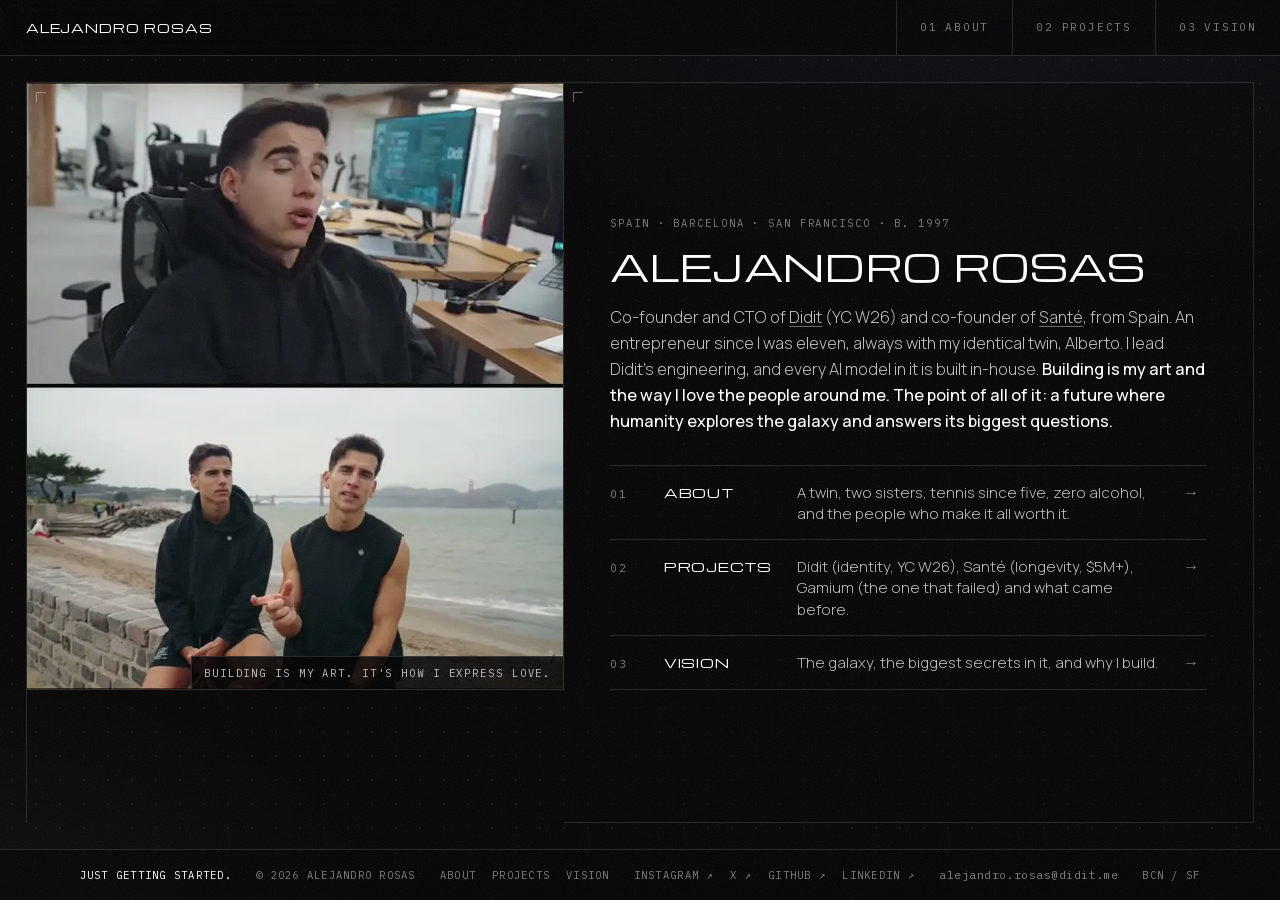
<file: index.html>
<!doctype html>
<html lang="en">
<head>
<meta charset="utf-8">
<meta name="viewport" content="width=device-width, initial-scale=1, viewport-fit=cover">
<title>Alejandro Rosas · Co-founder and CTO of Didit</title>
<meta name="description" content="Alejandro Rosas, co-founder and CTO of Didit (YC W26) and co-founder of Santé. Entrepreneur and identical twin from Barcelona, building toward a future among the stars.">
<link rel="canonical" href="https://alejandrorosas.co/">
<link rel="icon" href="/favicon.ico" sizes="48x48">
<link rel="icon" href="/icon-32.png" type="image/png" sizes="32x32">
<link rel="apple-touch-icon" href="/apple-touch-icon.png">
<meta name="theme-color" content="#050505">
<meta property="og:type" content="website">
<meta property="og:site_name" content="Alejandro Rosas">
<meta property="og:title" content="Alejandro Rosas · Co-founder and CTO of Didit">
<meta property="og:description" content="Alejandro Rosas, co-founder and CTO of Didit (YC W26) and co-founder of Santé. Entrepreneur and identical twin from Barcelona, building toward a future among the stars.">
<meta property="og:url" content="https://alejandrorosas.co/">
<meta property="og:image" content="https://alejandrorosas.co/m/og.jpg">
<meta property="og:image:width" content="1200">
<meta property="og:image:height" content="630">
<meta name="twitter:card" content="summary_large_image">
<meta name="twitter:title" content="Alejandro Rosas · Co-founder and CTO of Didit">
<meta name="twitter:description" content="Alejandro Rosas, co-founder and CTO of Didit (YC W26) and co-founder of Santé. Entrepreneur and identical twin from Barcelona, building toward a future among the stars.">
<meta name="twitter:image" content="https://alejandrorosas.co/m/og.jpg">
<link rel="preload" href="/fonts/manrope-latin.woff2" as="font" type="font/woff2" crossorigin>
<link rel="preload" href="/fonts/michroma-400-latin.woff2" as="font" type="font/woff2" crossorigin>
<link rel="preload" href="/fonts/ibm-plex-mono-400-latin.woff2" as="font" type="font/woff2" crossorigin>
<link rel="preload" as="image" fetchpriority="high" media="(max-width: 860px)" href="/m/fc_index-768.webp">
<link rel="preload" as="image" fetchpriority="high" media="(min-width: 861px)" href="/m/fc_home-720.webp">
<link rel="stylesheet" href="/fonts.css">
<link rel="stylesheet" href="/site.css">
<script>document.documentElement.classList.add('js')</script>
<script type="application/ld+json">{"@context": "https://schema.org", "@type": "Person", "name": "Alejandro Rosas", "url": "https://alejandrorosas.co/", "image": "https://alejandrorosas.co/m/og.jpg", "jobTitle": "Co-founder and CTO", "worksFor": {"@type": "Organization", "name": "Didit", "url": "https://didit.me"}, "birthPlace": "Barcelona, Spain", "sibling": {"@type": "Person", "name": "Alberto Rosas", "url": "https://rosasalberto.com/"}, "sameAs": ["https://www.instagram.com/_alejandrorosas/", "https://x.com/_arosasg", "https://github.com/arosasg", "https://www.linkedin.com/in/alejandrorosasgarcia/"]}</script>
</head>
<body class="home">
<a class="skip" href="#main">Skip to content</a>
<header class="top"><div class="bar"><a class="me" href="/">Alejandro Rosas</a><nav class="tabs" aria-label="Pages"><a href="/about/"><span class="n">01</span>About</a><a href="/projects/"><span class="n">02</span>Projects</a><a href="/vision/"><span class="n">03</span>Vision</a></nav></div></header>
<main id="main" class="frame">
  <section class="g hero">
    <figure class="cell ph hm">
      <video width="720" height="814" autoplay muted loop playsinline preload="metadata" aria-label="Alejandro at the San Francisco office at 12 AM, and with Alberto by the sea with the Golden Gate Bridge behind them"></video>
      <figcaption class="tag">Building is my art. It's how I express love.</figcaption>
    </figure>
    <div class="cell ht"><div>
      <p class="where">Spain · Barcelona · San Francisco · B. 1997</p>
      <h1>Alejandro Rosas</h1>
      <p class="lede">Co-founder and CTO of <a href="https://didit.me" target="_blank" rel="noopener">Didit</a> (YC W26) and co-founder of <a href="https://santeclinics.com" target="_blank" rel="noopener">Santé</a>, from Spain. An entrepreneur since I was eleven, always with my identical twin, Alberto. I lead Didit's engineering, and every AI model in it is built in-house. <b>Building is my art and the way I love the people around me. The point of all of it: a future where humanity explores the galaxy and answers its biggest questions.</b></p>
      <ol class="toc">
        <li><a href="/about/"><span class="n">01</span><span class="t">About</span><span class="d">A twin, two sisters, tennis since five, zero alcohol, and the people who make it all worth it.</span><span class="a">→</span></a></li>
        <li><a href="/projects/"><span class="n">02</span><span class="t">Projects</span><span class="d">Didit (identity, YC W26), Santé (longevity, $5M+), Gamium (the one that failed) and what came before.</span><span class="a">→</span></a></li>
        <li><a href="/vision/"><span class="n">03</span><span class="t">Vision</span><span class="d">The galaxy, the biggest secrets in it, and why I build.</span><span class="a">→</span></a></li>
      </ol>
    </div></div>
  </section>
</main>
<footer class="foot"><div class="fbar">
  <span class="last">Just getting started.</span><span>© 2026 Alejandro Rosas</span>
  <nav aria-label="Pages"><a href="/about/">About</a><a href="/projects/">Projects</a><a href="/vision/">Vision</a></nav><nav aria-label="Elsewhere"><a href="https://www.instagram.com/_alejandrorosas/" target="_blank" rel="noopener">Instagram ↗</a><a href="https://x.com/_arosasg" target="_blank" rel="noopener">X ↗</a><a href="https://github.com/arosasg" target="_blank" rel="noopener">GitHub ↗</a><a href="https://www.linkedin.com/in/alejandrorosasgarcia/" target="_blank" rel="noopener">LinkedIn ↗</a></nav>
  <a href="mailto:alejandro.rosas@didit.me">alejandro.rosas@didit.me</a><span>BCN / SF</span>
</div></footer>
<script>
(() => {
  const els = document.querySelectorAll('.rv');
  if (!('IntersectionObserver' in window)) { els.forEach((e) => e.classList.add('in')); return; }
  const io = new IntersectionObserver((es) => es.forEach((e) => { if (e.isIntersecting) { e.target.classList.add('in'); io.unobserve(e.target); } }), { rootMargin: '0px 0px -4% 0px' });
  els.forEach((e) => {
    const r = e.getBoundingClientRect();
    if (r.top < innerHeight && r.bottom > 0) e.classList.add('in');
    else io.observe(e);
  });
  const av1 = document.createElement('video').canPlayType('video/mp4; codecs="av01.0.05M.08"');
  const vio = new IntersectionObserver((es) => es.forEach((e) => {
    const v = e.target;
    if (e.isIntersecting) { if (!v.src) { if (v.dataset.poster) v.poster = v.dataset.poster; v.src = (av1 && v.dataset.av1) || v.dataset.src; } v.play().catch(() => {}); } else v.pause();
  }), { rootMargin: '120px' });
  document.querySelectorAll('video.lv').forEach((v) => vio.observe(v));
  if (matchMedia('(hover: hover)').matches) addEventListener('pointermove', (ev) => {
    const c = ev.target.closest && ev.target.closest('.cell'); if (!c) return;
    const r = c.getBoundingClientRect(); c.style.setProperty('--mx', `${ev.clientX - r.left}px`); c.style.setProperty('--my', `${ev.clientY - r.top}px`);
  }, { passive: true });
})();
</script>
<script>
(() => {
  const v = document.querySelector('.hm video'), wide = matchMedia('(min-width: 861px)').matches;
  v.poster = wide ? '/m/fc_home-720.webp' : '/m/fc_index-768.webp';
  v.src = wide ? '/m/fc_home.mp4' : '/m/fc_index.mp4';
})();
</script>
</body>
</html>
</file>
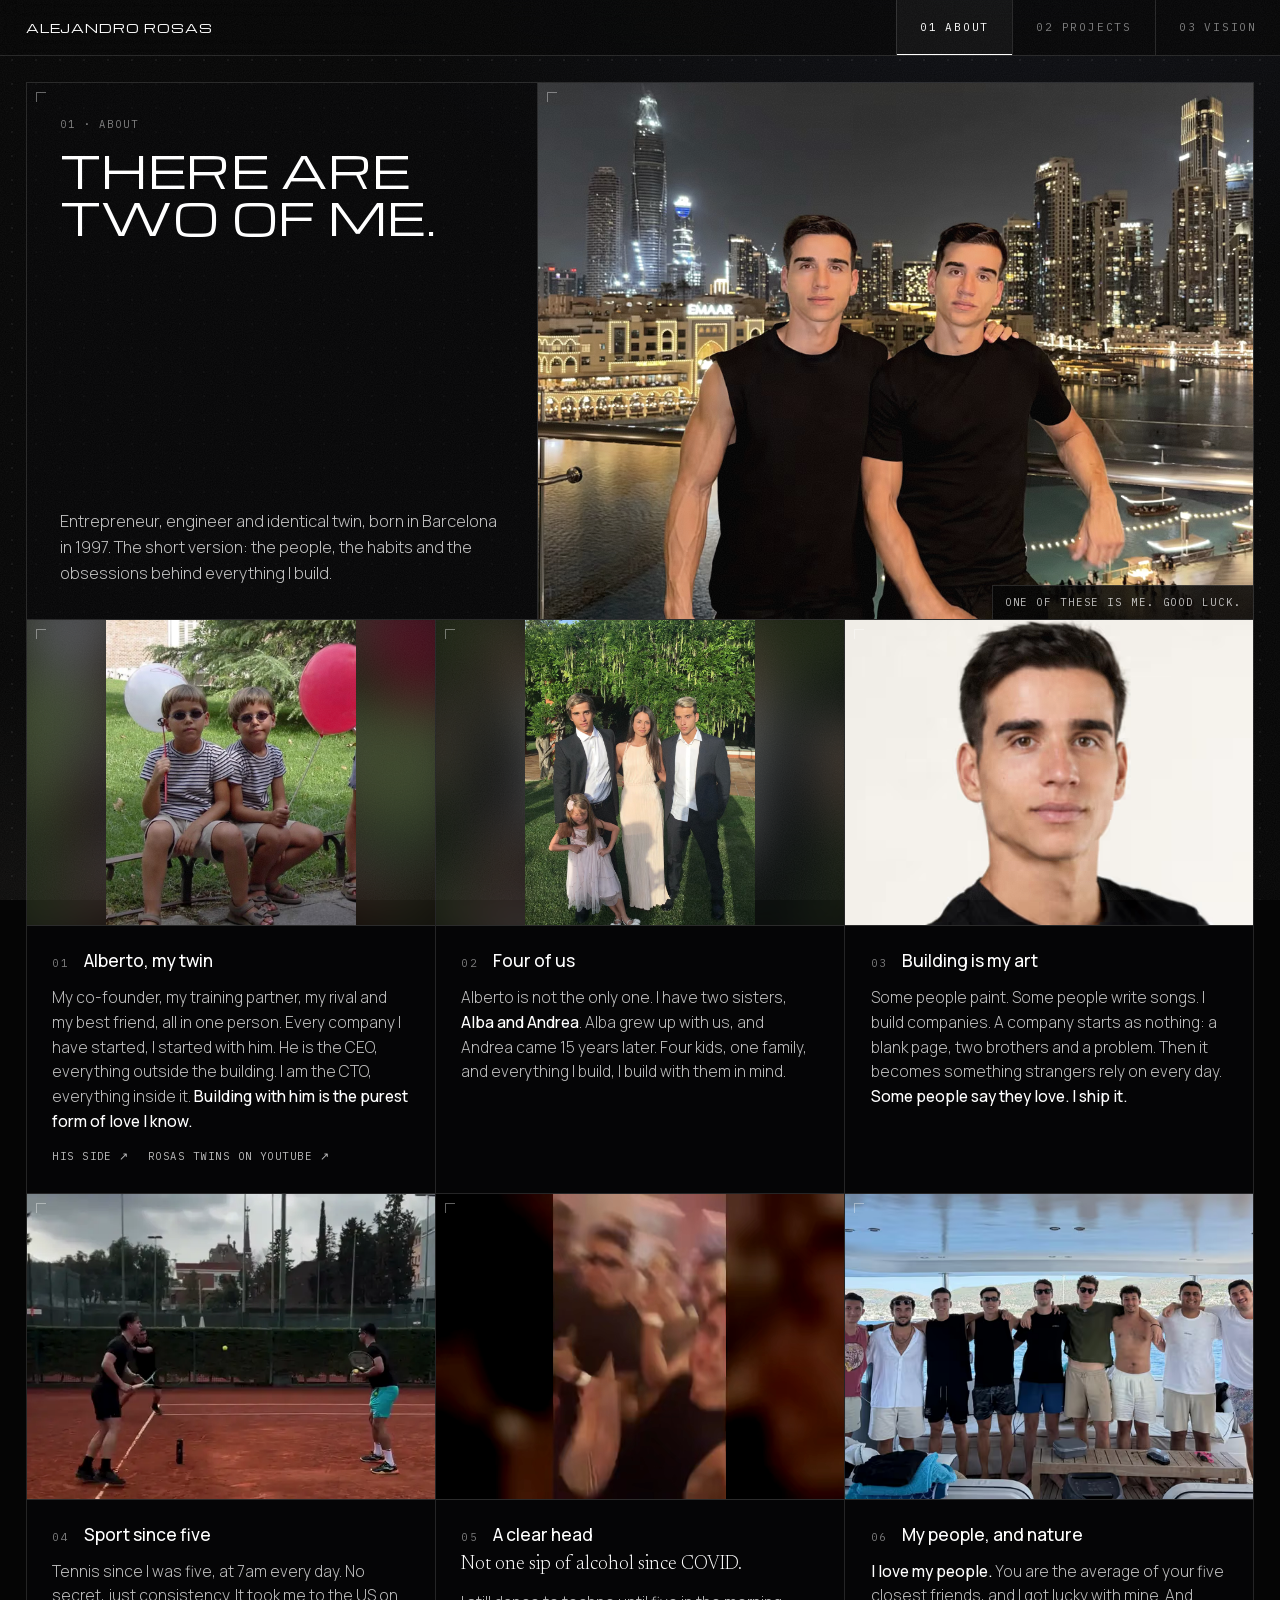
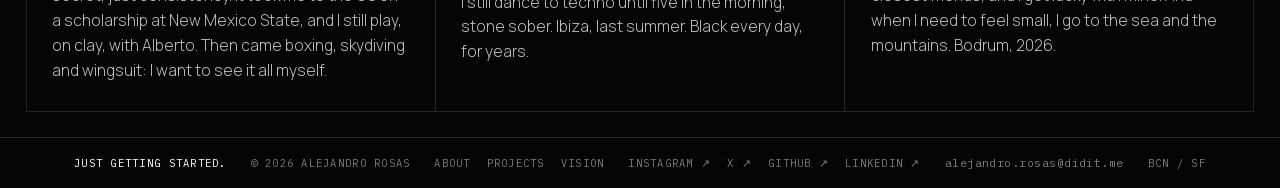
<file: about/index.html>
<!doctype html>
<html lang="en">
<head>
<meta charset="utf-8">
<meta name="viewport" content="width=device-width, initial-scale=1, viewport-fit=cover">
<title>About · Alejandro Rosas</title>
<meta name="description" content="Who Alejandro Rosas is: an identical twin, two sisters, tennis since five, zero alcohol, and building companies as his art.">
<link rel="canonical" href="https://alejandrorosas.co/about/">
<link rel="icon" href="/favicon.ico" sizes="48x48">
<link rel="icon" href="/icon-32.png" type="image/png" sizes="32x32">
<link rel="apple-touch-icon" href="/apple-touch-icon.png">
<meta name="theme-color" content="#050505">
<meta property="og:type" content="website">
<meta property="og:site_name" content="Alejandro Rosas">
<meta property="og:title" content="About · Alejandro Rosas">
<meta property="og:description" content="Who Alejandro Rosas is: an identical twin, two sisters, tennis since five, zero alcohol, and building companies as his art.">
<meta property="og:url" content="https://alejandrorosas.co/about/">
<meta property="og:image" content="https://alejandrorosas.co/m/og.jpg">
<meta property="og:image:width" content="1200">
<meta property="og:image:height" content="630">
<meta name="twitter:card" content="summary_large_image">
<meta name="twitter:title" content="About · Alejandro Rosas">
<meta name="twitter:description" content="Who Alejandro Rosas is: an identical twin, two sisters, tennis since five, zero alcohol, and building companies as his art.">
<meta name="twitter:image" content="https://alejandrorosas.co/m/og.jpg">
<link rel="preload" href="/fonts/manrope-latin.woff2" as="font" type="font/woff2" crossorigin>
<link rel="preload" href="/fonts/michroma-400-latin.woff2" as="font" type="font/woff2" crossorigin>
<link rel="preload" href="/fonts/ibm-plex-mono-400-latin.woff2" as="font" type="font/woff2" crossorigin>
<link rel="stylesheet" href="/fonts.css">
<link rel="stylesheet" href="/site.css">
<script>document.documentElement.classList.add('js')</script>
</head>
<body>
<a class="skip" href="#main">Skip to content</a>
<header class="top"><div class="bar"><a class="me" href="/">Alejandro Rosas</a><nav class="tabs" aria-label="Pages"><a href="/about/" aria-current="page"><span class="n">01</span>About</a><a href="/projects/"><span class="n">02</span>Projects</a><a href="/vision/"><span class="n">03</span>Vision</a></nav></div></header>
<main id="main" class="frame">
  <section class="g ahead">
    <div class="cell pad txt">
      <div><p class="kick">01 · About</p><h1>There are two of me.</h1></div>
      <p class="lede">Entrepreneur, engineer and identical twin, born in Barcelona in 1997. The short version: the people, the habits and the obsessions behind everything I build.</p>
    </div>
    <figure class="cell ph"><picture><source type="image/avif" srcset="/m/a_dxb-640.avif 640w, /m/a_dxb-1024.avif 1024w, /m/a_dxb-1600.avif 1600w" sizes="(max-width: 860px) 100vw, 56vw"><source type="image/webp" srcset="/m/a_dxb-640.webp 640w, /m/a_dxb-1024.webp 1024w, /m/a_dxb-1600.webp 1600w" sizes="(max-width: 860px) 100vw, 56vw"><img src="/m/a_dxb-1024.webp" width="1800" height="1350" fetchpriority="high" style="object-position:50% 62%" alt="Alejandro and Alberto in black at night, the Dubai skyline behind them"></picture><figcaption class="tag">One of these is me. Good luck.</figcaption></figure>
  </section>
  <section class="g c3">
    <article class="cell ch rv" style="--d:0s"><figure class="ph fit" style="--img:url(/m/t_04-64.webp)"><picture><source type="image/avif" srcset="/m/t_04-750.avif"><source type="image/webp" srcset="/m/t_04-750.webp"><img src="/m/t_04-750.webp" width="750" height="913" loading="lazy" fetchpriority="low" decoding="async" alt="Alejandro and Alberto as small boys in matching striped t-shirts and sunglasses on a bench"></picture></figure><div class="ct"><div class="hd"><span class="num">01</span><h2>Alberto, my twin</h2></div><p>My co-founder, my training partner, my rival and my best friend, all in one person. Every company I have started, I started with him. He is the CEO, everything outside the building. I am the CTO, everything inside it. <b>Building with him is the purest form of love I know.</b></p><div class="more"><a href="https://rosasalberto.com/" target="_blank" rel="noopener">His side ↗</a><a href="https://www.youtube.com/@RosasTwins" target="_blank" rel="noopener">Rosas Twins on YouTube ↗</a></div></div></article>
    <article class="cell ch rv" style="--d:0.06s"><figure class="ph fit" style="--img:url(/m/a_four-64.webp)"><picture><source type="image/avif" srcset="/m/a_four-800.avif"><source type="image/webp" srcset="/m/a_four-800.webp"><img src="/m/a_four-800.webp" width="1200" height="1600" loading="lazy" fetchpriority="low" decoding="async" alt="Alejandro and Alberto in dark suits in a garden, with their sisters Alba in a long dress and Andrea, little, in a white dress"></picture></figure><div class="ct"><div class="hd"><span class="num">02</span><h2>Four of us</h2></div><p>Alberto is not the only one. I have two sisters, <b>Alba and Andrea</b>. Alba grew up with us, and Andrea came 15 years later. Four kids, one family, and everything I build, I build with them in mind.</p></div></article>
    <article class="cell ch rv" style="--d:0.12s"><figure class="ph"><picture><source type="image/avif" srcset="/m/a_me-640.avif"><source type="image/webp" srcset="/m/a_me-640.webp"><img src="/m/a_me-640.webp" width="800" height="800" loading="lazy" fetchpriority="low" decoding="async" style="object-position:50% 24%" alt="Studio portrait of Alejandro in a black t-shirt, his LinkedIn profile photo"></picture></figure><div class="ct"><div class="hd"><span class="num">03</span><h2>Building is my art</h2></div><p>Some people paint. Some people write songs. I build companies. A company starts as nothing: a blank page, two brothers and a problem. Then it becomes something strangers rely on every day. <b>Some people say they love. I ship it.</b></p></div></article>
    <article class="cell ch rv" style="--d:0s"><figure class="ph"><video class="lv" data-src="/m/v_clay.mp4" data-poster="/m/v_clay-640.webp" width="960" height="720" muted loop playsinline preload="none" aria-label="Alejandro and Alberto rallying with their coach on a clay court"></video></figure><div class="ct"><div class="hd"><span class="num">04</span><h2>Sport since five</h2></div><p>Tennis since I was five, at 7am every day. No secret, just consistency. It took me to the US on a scholarship at New Mexico State, and I still play, on clay, with Alberto. Then came boxing, skydiving and wingsuit: I want to see it all myself.</p></div></article>
    <article class="cell ch rv" style="--d:0.06s"><figure class="ph"><video class="lv" data-src="/m/v_dance.mp4" data-av1="/m/v_dance.av1.mp4" data-poster="/m/v_dance-640.webp" width="960" height="720" muted loop playsinline preload="none" aria-label="Alejandro dancing with friends on an Ibiza dance floor"></video></figure><div class="ct"><div class="hd"><span class="num">05</span><h2>A clear head</h2></div><blockquote class='sip'>Not one sip of alcohol since COVID.</blockquote><p>I still dance to techno until five in the morning, stone sober. Ibiza, last summer. Black every day, for years.</p></div></article>
    <article class="cell ch rv" style="--d:0.12s"><figure class="ph"><picture><source type="image/avif" srcset="/m/f_boat-800.avif"><source type="image/webp" srcset="/m/f_boat-800.webp"><img src="/m/f_boat-800.webp" width="1400" height="766" loading="lazy" fetchpriority="low" decoding="async" style="object-position:50% 55%" alt="Alejandro with his friends on a boat deck, the sea and the coast of Bodrum behind them"></picture></figure><div class="ct"><div class="hd"><span class="num">06</span><h2>My people, and nature</h2></div><p><b>I love my people.</b> You are the average of your five closest friends, and I got lucky with mine. And when I need to feel small, I go to the sea and the mountains. Bodrum, 2026.</p></div></article>
  </section>
</main>
<footer class="foot"><div class="fbar">
  <span class="last">Just getting started.</span><span>© 2026 Alejandro Rosas</span>
  <nav aria-label="Pages"><a href="/about/">About</a><a href="/projects/">Projects</a><a href="/vision/">Vision</a></nav><nav aria-label="Elsewhere"><a href="https://www.instagram.com/_alejandrorosas/" target="_blank" rel="noopener">Instagram ↗</a><a href="https://x.com/_arosasg" target="_blank" rel="noopener">X ↗</a><a href="https://github.com/arosasg" target="_blank" rel="noopener">GitHub ↗</a><a href="https://www.linkedin.com/in/alejandrorosasgarcia/" target="_blank" rel="noopener">LinkedIn ↗</a></nav>
  <a href="mailto:alejandro.rosas@didit.me">alejandro.rosas@didit.me</a><span>BCN / SF</span>
</div></footer>
<script>
(() => {
  const els = document.querySelectorAll('.rv');
  if (!('IntersectionObserver' in window)) { els.forEach((e) => e.classList.add('in')); return; }
  const io = new IntersectionObserver((es) => es.forEach((e) => { if (e.isIntersecting) { e.target.classList.add('in'); io.unobserve(e.target); } }), { rootMargin: '0px 0px -4% 0px' });
  els.forEach((e) => {
    const r = e.getBoundingClientRect();
    if (r.top < innerHeight && r.bottom > 0) e.classList.add('in');
    else io.observe(e);
  });
  const av1 = document.createElement('video').canPlayType('video/mp4; codecs="av01.0.05M.08"');
  const vio = new IntersectionObserver((es) => es.forEach((e) => {
    const v = e.target;
    if (e.isIntersecting) { if (!v.src) { if (v.dataset.poster) v.poster = v.dataset.poster; v.src = (av1 && v.dataset.av1) || v.dataset.src; } v.play().catch(() => {}); } else v.pause();
  }), { rootMargin: '120px' });
  document.querySelectorAll('video.lv').forEach((v) => vio.observe(v));
  if (matchMedia('(hover: hover)').matches) addEventListener('pointermove', (ev) => {
    const c = ev.target.closest && ev.target.closest('.cell'); if (!c) return;
    const r = c.getBoundingClientRect(); c.style.setProperty('--mx', `${ev.clientX - r.left}px`); c.style.setProperty('--my', `${ev.clientY - r.top}px`);
  }, { passive: true });
})();
</script>
</body>
</html>
</file>
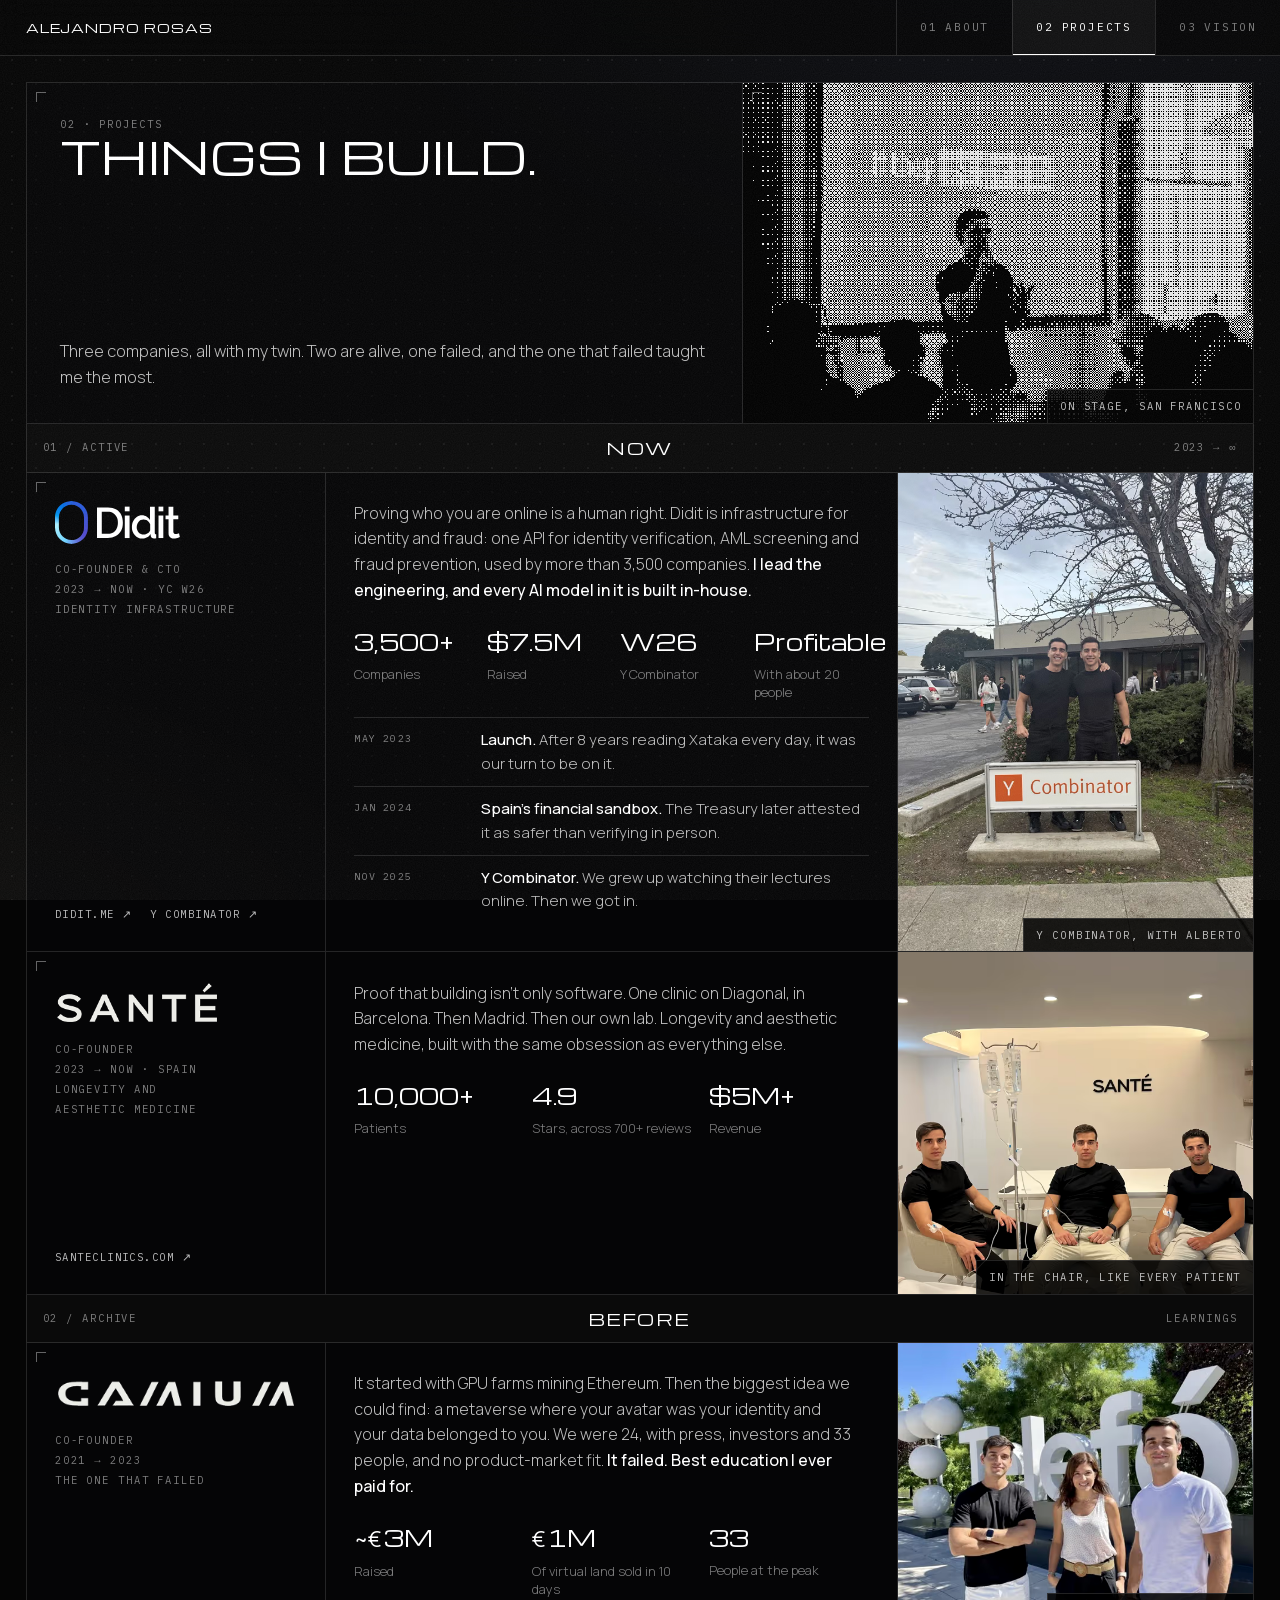
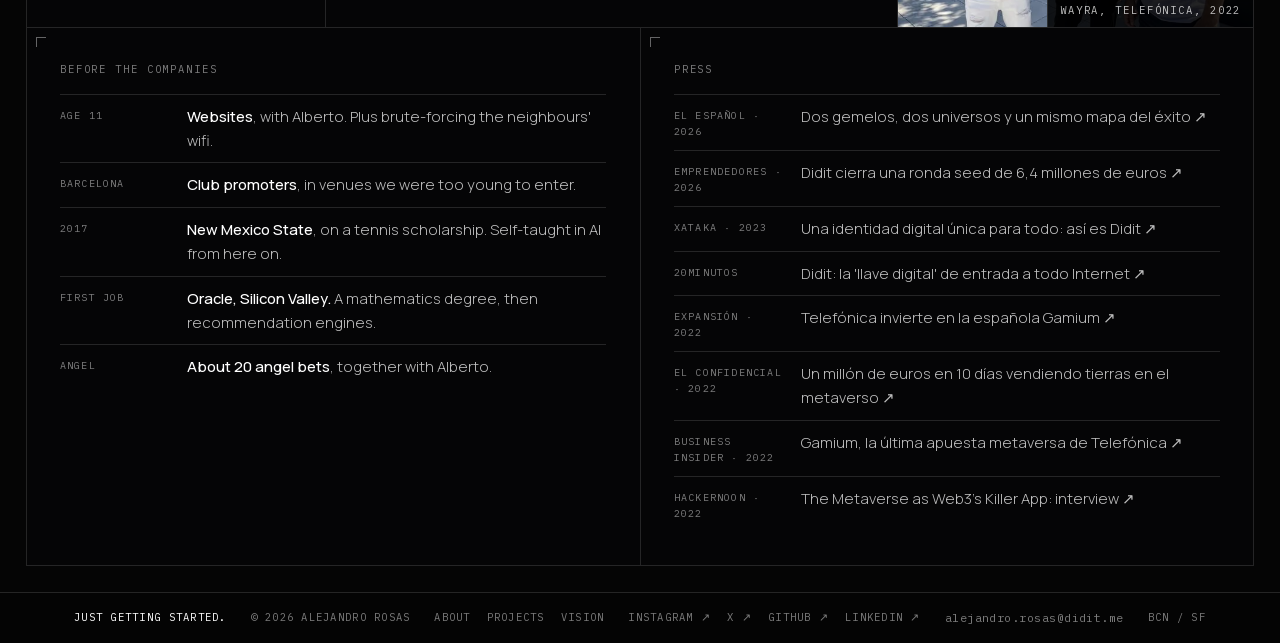
<file: projects/index.html>
<!doctype html>
<html lang="en">
<head>
<meta charset="utf-8">
<meta name="viewport" content="width=device-width, initial-scale=1, viewport-fit=cover">
<title>Projects · Alejandro Rosas</title>
<meta name="description" content="The companies Alejandro Rosas co-founded with his twin: Didit (identity infrastructure, YC W26), Santé (longevity clinics) and Gamium, plus press.">
<link rel="canonical" href="https://alejandrorosas.co/projects/">
<link rel="icon" href="/favicon.ico" sizes="48x48">
<link rel="icon" href="/icon-32.png" type="image/png" sizes="32x32">
<link rel="apple-touch-icon" href="/apple-touch-icon.png">
<meta name="theme-color" content="#050505">
<meta property="og:type" content="website">
<meta property="og:site_name" content="Alejandro Rosas">
<meta property="og:title" content="Projects · Alejandro Rosas">
<meta property="og:description" content="The companies Alejandro Rosas co-founded with his twin: Didit (identity infrastructure, YC W26), Santé (longevity clinics) and Gamium, plus press.">
<meta property="og:url" content="https://alejandrorosas.co/projects/">
<meta property="og:image" content="https://alejandrorosas.co/m/og.jpg">
<meta property="og:image:width" content="1200">
<meta property="og:image:height" content="630">
<meta name="twitter:card" content="summary_large_image">
<meta name="twitter:title" content="Projects · Alejandro Rosas">
<meta name="twitter:description" content="The companies Alejandro Rosas co-founded with his twin: Didit (identity infrastructure, YC W26), Santé (longevity clinics) and Gamium, plus press.">
<meta name="twitter:image" content="https://alejandrorosas.co/m/og.jpg">
<link rel="preload" href="/fonts/manrope-latin.woff2" as="font" type="font/woff2" crossorigin>
<link rel="preload" href="/fonts/michroma-400-latin.woff2" as="font" type="font/woff2" crossorigin>
<link rel="preload" href="/fonts/ibm-plex-mono-400-latin.woff2" as="font" type="font/woff2" crossorigin>
<link rel="preload" as="image" fetchpriority="high" href="/m/pj_dither.png">
<link rel="stylesheet" href="/fonts.css">
<link rel="stylesheet" href="/site.css">
<script>document.documentElement.classList.add('js')</script>
</head>
<body>
<a class="skip" href="#main">Skip to content</a>
<header class="top"><div class="bar"><a class="me" href="/">Alejandro Rosas</a><nav class="tabs" aria-label="Pages"><a href="/about/"><span class="n">01</span>About</a><a href="/projects/" aria-current="page"><span class="n">02</span>Projects</a><a href="/vision/"><span class="n">03</span>Vision</a></nav></div></header>
<main id="main" class="frame">
  <section class="g phead">
    <div class="cell pad txt">
      <div><p class="kick">02 · Projects</p><h1>Things I build.</h1></div>
      <p class="lede">Three companies, all with my twin. Two are alive, one failed, and the one that failed taught me the most.</p>
    </div>
    <figure class="cell ph dither"><img src="/m/pj_dither.png" width="1260" height="840" fetchpriority="high" style="object-position:50% 40%" alt="Alejandro on stage with a microphone, drawn in white dots"><figcaption class="tag">On stage, San Francisco</figcaption></figure>
  </section>
  <div class="band"><span>01 / Active</span><b>Now</b><span>2023 → ∞</span></div>
  <section class="g"><article class="cell pj rv">
    <div class="pl"><img class="logo" src="/logos/didit.svg" width="491" height="170" loading="lazy" fetchpriority="low" decoding="async" alt="Didit"><p class="meta">Co-founder &amp; CTO<br>2023 → now · YC W26<br>Identity infrastructure</p><div class="links"><a href="https://didit.me" target="_blank" rel="noopener">didit.me ↗</a><a href="https://www.ycombinator.com/companies/didit" target="_blank" rel="noopener">Y Combinator ↗</a></div></div>
    <div class="pt"><p>Proving who you are online is a human right. Didit is infrastructure for identity and fraud: one API for identity verification, AML screening and fraud prevention, used by more than 3,500 companies. <b>I lead the engineering, and every AI model in it is built in-house.</b></p><ul class="stats"><li><span class="v">3,500+</span><span class="l">Companies</span></li><li><span class="v">$7.5M</span><span class="l">Raised</span></li><li><span class="v">W26</span><span class="l">Y Combinator</span></li><li><span class="v">Profitable</span><span class="l">With about 20 people</span></li></ul><ul class="rows"><li><span class="w">May 2023</span><span class="d"><b>Launch.</b> After 8 years reading Xataka every day, it was our turn to be on it.</span></li><li><span class="w">Jan 2024</span><span class="d"><b>Spain's financial sandbox.</b> The Treasury later attested it as safer than verifying in person.</span></li><li><span class="w">Nov 2025</span><span class="d"><b>Y Combinator.</b> We grew up watching their lectures online. Then we got in.</span></li></ul></div>
    <div class="pp"><figure class="ph"><picture><source type="image/avif" srcset="/m/c_yc-640.avif 640w, /m/c_yc-1000.avif 1000w" sizes="(max-width: 1180px) 100vw, 30vw"><source type="image/webp" srcset="/m/c_yc-640.webp 640w, /m/c_yc-1000.webp 1000w" sizes="(max-width: 1180px) 100vw, 30vw"><img src="/m/c_yc-640.webp" width="1000" height="1333" loading="lazy" fetchpriority="low" decoding="async" style="object-position:50% 60%" alt="Alejandro and Alberto standing behind the Y Combinator sign"></picture><figcaption class="tag">Y Combinator, with Alberto</figcaption></figure></div>
  </article></section>
  <section class="g"><article class="cell pj rv">
    <div class="pl"><picture><source type="image/webp" srcset="/logos/sante-256.webp"><img class="logo" src="/logos/sante.png" width="778" height="206" loading="lazy" fetchpriority="low" decoding="async" alt="Santé"></picture><p class="meta">Co-founder<br>2023 → now · Spain<br>Longevity and aesthetic medicine</p><div class="links"><a href="https://santeclinics.com" target="_blank" rel="noopener">santeclinics.com ↗</a></div></div>
    <div class="pt"><p>Proof that building isn't only software. One clinic on Diagonal, in Barcelona. Then Madrid. Then our own lab. Longevity and aesthetic medicine, built with the same obsession as everything else.</p><ul class="stats"><li><span class="v">10,000+</span><span class="l">Patients</span></li><li><span class="v">4.9</span><span class="l">Stars, across 700+ reviews</span></li><li><span class="v">$5M+</span><span class="l">Revenue</span></li></ul></div>
    <div class="pp"><figure class="ph"><picture><source type="image/avif" srcset="/m/s_three-640.avif 640w, /m/s_three-1024.avif 1024w" sizes="(max-width: 1180px) 100vw, 30vw"><source type="image/webp" srcset="/m/s_three-640.webp 640w, /m/s_three-1024.webp 1024w" sizes="(max-width: 1180px) 100vw, 30vw"><img src="/m/s_three-640.webp" width="1400" height="1344" loading="lazy" fetchpriority="low" decoding="async" style="object-position:50% 55%" alt="Three men in black sitting on IV drips in a white Santé clinic room"></picture><figcaption class="tag">In the chair, like every patient</figcaption></figure></div>
  </article></section>
  <div class="band"><span>02 / Archive</span><b>Before</b><span>Learnings</span></div>
  <section class="g"><article class="cell pj rv">
    <div class="pl"><picture><source type="image/webp" srcset="/logos/gamium-320.webp"><img class="logo" src="/logos/gamium.png" width="652" height="87" loading="lazy" fetchpriority="low" decoding="async" alt="Gamium"></picture><p class="meta">Co-founder<br>2021 → 2023<br>The one that failed</p><div class="links"></div></div>
    <div class="pt"><p>It started with GPU farms mining Ethereum. Then the biggest idea we could find: a metaverse where your avatar was your identity and your data belonged to you. We were 24, with press, investors and 33 people, and no product-market fit. <b>It failed. Best education I ever paid for.</b></p><ul class="stats"><li><span class="v"><span class="c">~€</span>3M</span><span class="l">Raised</span></li><li><span class="v"><span class="c">€</span>1M</span><span class="l">Of virtual land sold in 10 days</span></li><li><span class="v">33</span><span class="l">People at the peak</span></li></ul></div>
    <div class="pp"><figure class="ph"><picture><source type="image/avif" srcset="/m/c_tef-640.avif"><source type="image/webp" srcset="/m/c_tef-640.webp"><img src="/m/c_tef-640.webp" width="770" height="570" loading="lazy" fetchpriority="low" decoding="async" style="object-position:50% 40%" alt="Alejandro and Alberto at Telefónica with a member of the Wayra team"></picture><figcaption class="tag">Wayra, Telefónica, 2022</figcaption></figure></div>
  </article></section>
  <section class="g c2">
    <div class="cell pad rv"><p class="kick">Before the companies</p>
      <ul class="rows"><li><span class="w">Age 11</span><span class="d"><b>Websites</b>, with Alberto. Plus brute-forcing the neighbours' wifi.</span></li><li><span class="w">Barcelona</span><span class="d"><b>Club promoters</b>, in venues we were too young to enter.</span></li><li><span class="w">2017</span><span class="d"><b>New Mexico State</b>, on a tennis scholarship. Self-taught in AI from here on.</span></li><li><span class="w">First job</span><span class="d"><b>Oracle, Silicon Valley.</b> A mathematics degree, then recommendation engines.</span></li><li><span class="w">Angel</span><span class="d"><b>About 20 angel bets</b>, together with Alberto.</span></li></ul>
    </div>
    <div class="cell pad rv" style="--d:.06s"><p class="kick">Press</p>
      <div class="press"><a href="https://www.elespanol.com/invertia/disruptores/ecosistema-startup/startups/20261004/gemelos-universos-mismo-mapa-exito-saga-hermanos-rosas-software-medicina-estetica/1003744401194_0.html" target="_blank" rel="noopener"><span class="o">El Español · 2026</span><span class="h">Dos gemelos, dos universos y un mismo mapa del éxito ↗</span></a><a href="https://emprendedores.es/startups/didit-ronda-seed/" target="_blank" rel="noopener"><span class="o">Emprendedores · 2026</span><span class="h">Didit cierra una ronda seed de 6,4 millones de euros ↗</span></a><a href="https://www.xataka.com/aplicaciones/identidad-digital-unica-para-todo-asi-didit-proyecto-espanol-que-anticipa-que-pretende-implementar-europa" target="_blank" rel="noopener"><span class="o">Xataka · 2023</span><span class="h">Una identidad digital única para todo: así es Didit ↗</span></a><a href="https://www.20minutos.es/tecnologia/emprendimiento/didit-llave-digital-internet-sin-registrarte-una-y-otra-vez-5133390/" target="_blank" rel="noopener"><span class="o">20minutos</span><span class="h">Didit: la 'llave digital' de entrada a todo Internet ↗</span></a><a href="https://www.expansion.com/tecnologia/companias/2022/07/20/62d7ccaa468aebd3558b4582.html" target="_blank" rel="noopener"><span class="o">Expansión · 2022</span><span class="h">Telefónica invierte en la española Gamium ↗</span></a><a href="https://www.elconfidencial.com/tecnologia/2022-04-04/gamium-interconexion-avatares-metaverso-super-realista_3399136/" target="_blank" rel="noopener"><span class="o">El Confidencial · 2022</span><span class="h">Un millón de euros en 10 días vendiendo tierras en el metaverso ↗</span></a><a href="https://www.businessinsider.es/tecnologia/gamium-ultima-apuesta-metaversa-telefonica-1096085" target="_blank" rel="noopener"><span class="o">Business Insider · 2022</span><span class="h">Gamium, la última apuesta metaversa de Telefónica ↗</span></a><a href="https://sia.hackernoon.com/the-metaverse-as-web3s-killer-app-exclusive-interview-with-gamium-co-founder-alejandro-rosas" target="_blank" rel="noopener"><span class="o">Hackernoon · 2022</span><span class="h">The Metaverse as Web3's Killer App: interview ↗</span></a></div>
    </div>
  </section>
</main>
<footer class="foot"><div class="fbar">
  <span class="last">Just getting started.</span><span>© 2026 Alejandro Rosas</span>
  <nav aria-label="Pages"><a href="/about/">About</a><a href="/projects/">Projects</a><a href="/vision/">Vision</a></nav><nav aria-label="Elsewhere"><a href="https://www.instagram.com/_alejandrorosas/" target="_blank" rel="noopener">Instagram ↗</a><a href="https://x.com/_arosasg" target="_blank" rel="noopener">X ↗</a><a href="https://github.com/arosasg" target="_blank" rel="noopener">GitHub ↗</a><a href="https://www.linkedin.com/in/alejandrorosasgarcia/" target="_blank" rel="noopener">LinkedIn ↗</a></nav>
  <a href="mailto:alejandro.rosas@didit.me">alejandro.rosas@didit.me</a><span>BCN / SF</span>
</div></footer>
<script>
(() => {
  const els = document.querySelectorAll('.rv');
  if (!('IntersectionObserver' in window)) { els.forEach((e) => e.classList.add('in')); return; }
  const io = new IntersectionObserver((es) => es.forEach((e) => { if (e.isIntersecting) { e.target.classList.add('in'); io.unobserve(e.target); } }), { rootMargin: '0px 0px -4% 0px' });
  els.forEach((e) => {
    const r = e.getBoundingClientRect();
    if (r.top < innerHeight && r.bottom > 0) e.classList.add('in');
    else io.observe(e);
  });
  const av1 = document.createElement('video').canPlayType('video/mp4; codecs="av01.0.05M.08"');
  const vio = new IntersectionObserver((es) => es.forEach((e) => {
    const v = e.target;
    if (e.isIntersecting) { if (!v.src) { if (v.dataset.poster) v.poster = v.dataset.poster; v.src = (av1 && v.dataset.av1) || v.dataset.src; } v.play().catch(() => {}); } else v.pause();
  }), { rootMargin: '120px' });
  document.querySelectorAll('video.lv').forEach((v) => vio.observe(v));
  if (matchMedia('(hover: hover)').matches) addEventListener('pointermove', (ev) => {
    const c = ev.target.closest && ev.target.closest('.cell'); if (!c) return;
    const r = c.getBoundingClientRect(); c.style.setProperty('--mx', `${ev.clientX - r.left}px`); c.style.setProperty('--my', `${ev.clientY - r.top}px`);
  }, { passive: true });
})();
</script>
</body>
</html>
</file>
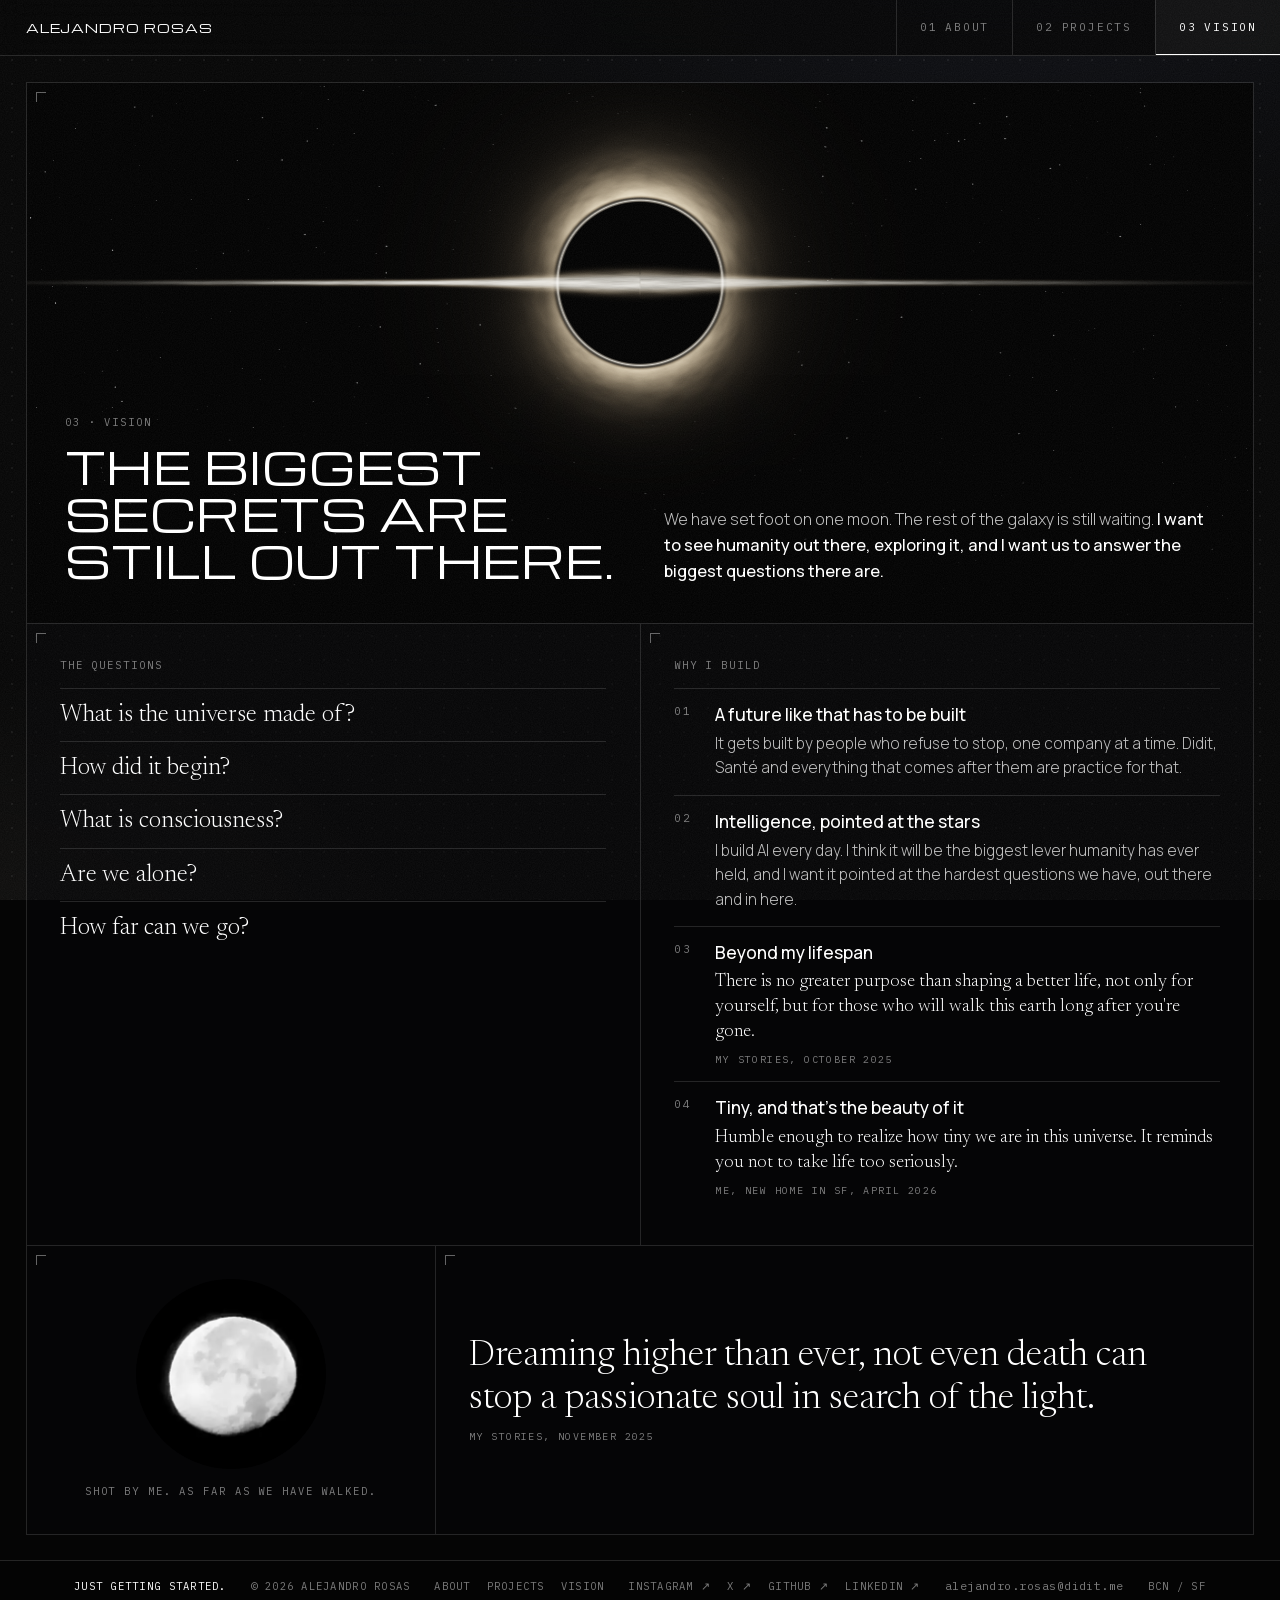
<file: vision/index.html>
<!doctype html>
<html lang="en">
<head>
<meta charset="utf-8">
<meta name="viewport" content="width=device-width, initial-scale=1, viewport-fit=cover">
<title>Vision · Alejandro Rosas</title>
<meta name="description" content="Alejandro Rosas&#x27;s vision: humanity exploring the galaxy and answering its biggest questions, and why he builds companies to get there.">
<link rel="canonical" href="https://alejandrorosas.co/vision/">
<link rel="icon" href="/favicon.ico" sizes="48x48">
<link rel="icon" href="/icon-32.png" type="image/png" sizes="32x32">
<link rel="apple-touch-icon" href="/apple-touch-icon.png">
<meta name="theme-color" content="#050505">
<meta property="og:type" content="website">
<meta property="og:site_name" content="Alejandro Rosas">
<meta property="og:title" content="Vision · Alejandro Rosas">
<meta property="og:description" content="Alejandro Rosas&#x27;s vision: humanity exploring the galaxy and answering its biggest questions, and why he builds companies to get there.">
<meta property="og:url" content="https://alejandrorosas.co/vision/">
<meta property="og:image" content="https://alejandrorosas.co/m/og.jpg">
<meta property="og:image:width" content="1200">
<meta property="og:image:height" content="630">
<meta name="twitter:card" content="summary_large_image">
<meta name="twitter:title" content="Vision · Alejandro Rosas">
<meta name="twitter:description" content="Alejandro Rosas&#x27;s vision: humanity exploring the galaxy and answering its biggest questions, and why he builds companies to get there.">
<meta name="twitter:image" content="https://alejandrorosas.co/m/og.jpg">
<link rel="preload" href="/fonts/manrope-latin.woff2" as="font" type="font/woff2" crossorigin>
<link rel="preload" href="/fonts/michroma-400-latin.woff2" as="font" type="font/woff2" crossorigin>
<link rel="preload" href="/fonts/ibm-plex-mono-400-latin.woff2" as="font" type="font/woff2" crossorigin>
<link rel="stylesheet" href="/fonts.css">
<link rel="stylesheet" href="/site.css">
<script>document.documentElement.classList.add('js')</script>
</head>
<body class="vision">
<a class="skip" href="#main">Skip to content</a>
<header class="top"><div class="bar"><a class="me" href="/">Alejandro Rosas</a><nav class="tabs" aria-label="Pages"><a href="/about/"><span class="n">01</span>About</a><a href="/projects/"><span class="n">02</span>Projects</a><a href="/vision/" aria-current="page"><span class="n">03</span>Vision</a></nav></div></header>
<main id="main" class="frame">
  <section class="g vhead"><div class="cell"><div class="sunbox">
    <canvas id="sun" aria-hidden="true"></canvas>
    <div class="over">
      <div><p class="kick">03 · Vision</p><h1>The biggest secrets are still out there.</h1></div>
      <p class="lede">We have set foot on one moon. The rest of the galaxy is still waiting. <b>I want to see humanity out there, exploring it, and I want us to answer the biggest questions there are.</b></p>
    </div>
  </div></div></section>
  <section class="g c2">
    <div class="cell pad rv"><p class="kick">The questions</p>
      <ul class="qs"><li>What is the universe made of?</li><li>How did it begin?</li><li>What is consciousness?</li><li>Are we alone?</li><li>How far can we go?</li></ul>
    </div>
    <div class="cell pad rv" style="--d:.06s"><p class="kick">Why I build</p>
      <ol class="believe">
        <li><span class="num">01</span><div><h2>A future like that has to be built</h2><p>It gets built by people who refuse to stop, one company at a time. Didit, Santé and everything that comes after them are practice for that.</p></div></li>
        <li><span class="num">02</span><div><h2>Intelligence, pointed at the stars</h2><p>I build AI every day. I think it will be the biggest lever humanity has ever held, and I want it pointed at the hardest questions we have, out there and in here.</p></div></li>
        <li><span class="num">03</span><div><h2>Beyond my lifespan</h2><blockquote class="q">There is no greater purpose than shaping a better life, not only for yourself, but for those who will walk this earth long after you're gone.<footer>My stories, October 2025</footer></blockquote></div></li>
        <li><span class="num">04</span><div><h2>Tiny, and that's the beauty of it</h2><blockquote class="q">Humble enough to realize how tiny we are in this universe. It reminds you not to take life too seriously.<footer>Me, new home in SF, April 2026</footer></blockquote></div></li>
      </ol>
    </div>
  </section>
  <section class="g vend">
    <figure class="cell pad moonc rv"><img src="/m/c_moon-384.webp" width="384" height="384" loading="lazy" fetchpriority="low" decoding="async" alt="The Moon on black, photographed by Alejandro"><figcaption>Shot by me. As far as we have walked.</figcaption></figure>
    <blockquote class="cell pad end rv" style="--d:.06s"><p>Dreaming higher than ever, not even death can stop a passionate soul in search of the light.</p><footer>My stories, November 2025</footer></blockquote>
  </section>
</main>
<footer class="foot"><div class="fbar">
  <span class="last">Just getting started.</span><span>© 2026 Alejandro Rosas</span>
  <nav aria-label="Pages"><a href="/about/">About</a><a href="/projects/">Projects</a><a href="/vision/">Vision</a></nav><nav aria-label="Elsewhere"><a href="https://www.instagram.com/_alejandrorosas/" target="_blank" rel="noopener">Instagram ↗</a><a href="https://x.com/_arosasg" target="_blank" rel="noopener">X ↗</a><a href="https://github.com/arosasg" target="_blank" rel="noopener">GitHub ↗</a><a href="https://www.linkedin.com/in/alejandrorosasgarcia/" target="_blank" rel="noopener">LinkedIn ↗</a></nav>
  <a href="mailto:alejandro.rosas@didit.me">alejandro.rosas@didit.me</a><span>BCN / SF</span>
</div></footer>
<script>
(() => {
  const els = document.querySelectorAll('.rv');
  if (!('IntersectionObserver' in window)) { els.forEach((e) => e.classList.add('in')); return; }
  const io = new IntersectionObserver((es) => es.forEach((e) => { if (e.isIntersecting) { e.target.classList.add('in'); io.unobserve(e.target); } }), { rootMargin: '0px 0px -4% 0px' });
  els.forEach((e) => {
    const r = e.getBoundingClientRect();
    if (r.top < innerHeight && r.bottom > 0) e.classList.add('in');
    else io.observe(e);
  });
  const av1 = document.createElement('video').canPlayType('video/mp4; codecs="av01.0.05M.08"');
  const vio = new IntersectionObserver((es) => es.forEach((e) => {
    const v = e.target;
    if (e.isIntersecting) { if (!v.src) { if (v.dataset.poster) v.poster = v.dataset.poster; v.src = (av1 && v.dataset.av1) || v.dataset.src; } v.play().catch(() => {}); } else v.pause();
  }), { rootMargin: '120px' });
  document.querySelectorAll('video.lv').forEach((v) => vio.observe(v));
  if (matchMedia('(hover: hover)').matches) addEventListener('pointermove', (ev) => {
    const c = ev.target.closest && ev.target.closest('.cell'); if (!c) return;
    const r = c.getBoundingClientRect(); c.style.setProperty('--mx', `${ev.clientX - r.left}px`); c.style.setProperty('--my', `${ev.clientY - r.top}px`);
  }, { passive: true });
})();
</script>
<script>
(() => {
  const cv = document.getElementById('sun'), box = cv.parentElement;
  const gl = cv.getContext('webgl', { antialias: false, alpha: false });
  if (!gl) { box.style.background = 'radial-gradient(ellipse 46% 2.4% at 50% 35%, rgba(255,236,206,.85), transparent), radial-gradient(circle at 50% 35%, #000 0 15%, rgba(255,240,214,.9) 15.5%, rgba(255,214,170,.3) 18%, transparent 30%), #000'; return; }
  const sh = (t, s) => { const o = gl.createShader(t); gl.shaderSource(o, s); gl.compileShader(o); return o; };
  const pr = gl.createProgram();
  gl.attachShader(pr, sh(gl.VERTEX_SHADER, 'attribute vec2 a;void main(){gl_Position=vec4(a,0.,1.);}'));
  gl.attachShader(pr, sh(gl.FRAGMENT_SHADER, `precision highp float;
uniform vec2 R;uniform float T,B,Y,S;
float h(vec2 p){return fract(sin(dot(p,vec2(127.1,311.7)))*43758.5453);}
float n(vec2 p){vec2 i=floor(p),f=fract(p);f=f*f*(3.-2.*f);return mix(mix(h(i),h(i+vec2(1,0)),f.x),mix(h(i+vec2(0,1)),h(i+vec2(1,1)),f.x),f.y);}
float fbm(vec2 p){float a=.5,s=0.;for(int i=0;i<4;i++){s+=a*n(p);p=p*2.03+7.1;a*=.5;}return s;}
float stars(vec2 u,float sc,float o){vec2 g=u*sc,id=floor(g),f=fract(g)-.5;float r=h(id+o);if(r<.955)return 0.;vec2 c=(vec2(h(id+o+1.),h(id+o+2.))-.5)*.7;float d=length(f-c);return smoothstep(.1,0.,d)*(.55+.45*sin(T*(.6+r*2.)+r*60.))*(r-.955)/.045;}
void main(){
  vec2 p=(gl_FragCoord.xy-.5*R)/min(R.x,R.y);p.y-=Y;
  float rs=S, r=length(p), a=atan(p.y,p.x);
  vec3 warm=vec3(1.,.86,.66), hot=vec3(1.,.97,.9);
  // stars, bent around the hole
  vec2 q=p*(1.-rs*rs*1.3/(r*r+.0004));
  float st=(stars(q,46.,0.)+stars(q,92.,9.)*.7)*smoothstep(rs*1.15,rs*2.6,r);
  // photon ring: one thin, very bright circle
  float pr=exp(-abs(r-rs*1.02)/(rs*.010));
  // the far side of the disk, lensed into a halo over the top and under the bottom
  float lr=(r-rs*1.04)/(rs*.5);
  float lens=step(0.,lr)*smoothstep(0.,.1,lr)*exp(-lr*2.5);
  float vert=pow(abs(sin(a)),1.3)*(p.y>0.?1.:.72);
  float flow=fbm(vec2(a*5.+T*.12,r*10./rs));
  lens*=(.22+.78*vert)*(.6+.55*flow);
  // the near side: a thin, wide band crossing in front of the shadow
  float x=p.x/rs, y=p.y/rs;
  float th=.026+.075*exp(-x*x*.45);
  float band=exp(-(y*y)/(th*th));
  float reach=exp(-pow(abs(x)/4.4,2.4));
  float streak=fbm(vec2(x*2.6-T*.28*sign(x),y*26.));
  float beam=1.+.32*clamp(-x*.35,-1.,1.);
  float disk=band*reach*(.5+.75*streak)*beam;
  float glow=exp(-max(r-rs,0.)/(rs*.75))*.10;
  float shadow=smoothstep(rs*.99,rs*1.005,r);
  vec3 c=vec3(st)*shadow*.9;
  c+=warm*(lens*2.3+glow)*shadow;
  c+=hot*pr*1.3*shadow;
  c+=mix(warm,hot,clamp(band*1.4,0.,1.))*disk*1.7;
  c=1.-exp(-c*1.25);
  gl_FragColor=vec4(c,1.);
}
`));
  gl.linkProgram(pr); gl.useProgram(pr);
  gl.bindBuffer(gl.ARRAY_BUFFER, gl.createBuffer());
  gl.bufferData(gl.ARRAY_BUFFER, new Float32Array([-1, -1, 3, -1, -1, 3]), gl.STATIC_DRAW);
  const loc = gl.getAttribLocation(pr, 'a'); gl.enableVertexAttribArray(loc); gl.vertexAttribPointer(loc, 2, gl.FLOAT, false, 0, 0);
  const U = Object.fromEntries(['R', 'T', 'B', 'Y', 'S'].map((k) => [k, gl.getUniformLocation(pr, k)]));
  const still = matchMedia('(prefers-reduced-motion: reduce)').matches;
  const size = () => { const d = Math.min(1.25, devicePixelRatio || 1); cv.width = Math.round(box.clientWidth * d); cv.height = Math.round(box.clientHeight * d); gl.viewport(0, 0, cv.width, cv.height); };
  const draw = (t) => {
    const W = box.clientWidth;
    gl.uniform2f(U.R, cv.width, cv.height); gl.uniform1f(U.T, t); gl.uniform1f(U.B, 0);
    gl.uniform1f(U.Y, W < 860 ? .22 : .13); gl.uniform1f(U.S, W < 860 ? .15 : .15);
    gl.drawArrays(gl.TRIANGLES, 0, 3);
  };
  let on = true;
  new IntersectionObserver((es) => { on = es[0].isIntersecting; if (on && !still) requestAnimationFrame(loop); }).observe(box);
  let tick = 0;
  const loop = (now) => { if (!(tick++ & 1)) draw(now / 1000); if (on && !still) requestAnimationFrame(loop); };
  size(); draw(12);
  addEventListener('resize', () => { size(); draw(12); });
  if (!still) requestAnimationFrame(loop);
})();
</script>
</body>
</html>
</file>
<file: fonts.css>
/* Self-hosted latin subsets (from Google Fonts, pinned). Covers every glyph
   rendered on this site; arrows/infinity already fall back to system fonts. */
@font-face {
  font-family: "IBM Plex Mono";
  font-style: normal;
  font-weight: 400;
  font-display: swap;
  src: url(/fonts/ibm-plex-mono-400-latin.woff2) format("woff2");
  unicode-range: U+0000-00FF, U+0131, U+0152-0153, U+02BB-02BC, U+02C6, U+02DA, U+02DC, U+0304, U+0308, U+0329, U+2000-206F, U+20AC, U+2122, U+2191, U+2193, U+2212, U+2215, U+FEFF, U+FFFD;
}
@font-face {
  font-family: "Manrope";
  font-style: normal;
  font-weight: 300;
  font-display: swap;
  src: url(/fonts/manrope-latin.woff2) format("woff2");
  unicode-range: U+0000-00FF, U+0131, U+0152-0153, U+02BB-02BC, U+02C6, U+02DA, U+02DC, U+0304, U+0308, U+0329, U+2000-206F, U+20AC, U+2122, U+2191, U+2193, U+2212, U+2215, U+FEFF, U+FFFD;
}
@font-face {
  font-family: "Manrope";
  font-style: normal;
  font-weight: 400;
  font-display: swap;
  src: url(/fonts/manrope-latin.woff2) format("woff2");
  unicode-range: U+0000-00FF, U+0131, U+0152-0153, U+02BB-02BC, U+02C6, U+02DA, U+02DC, U+0304, U+0308, U+0329, U+2000-206F, U+20AC, U+2122, U+2191, U+2193, U+2212, U+2215, U+FEFF, U+FFFD;
}
@font-face {
  font-family: "Manrope";
  font-style: normal;
  font-weight: 500;
  font-display: swap;
  src: url(/fonts/manrope-latin.woff2) format("woff2");
  unicode-range: U+0000-00FF, U+0131, U+0152-0153, U+02BB-02BC, U+02C6, U+02DA, U+02DC, U+0304, U+0308, U+0329, U+2000-206F, U+20AC, U+2122, U+2191, U+2193, U+2212, U+2215, U+FEFF, U+FFFD;
}
@font-face {
  font-family: "Michroma";
  font-style: normal;
  font-weight: 400;
  font-display: swap;
  src: url(/fonts/michroma-400-latin.woff2) format("woff2");
  unicode-range: U+0000-00FF, U+0131, U+0152-0153, U+02BB-02BC, U+02C6, U+02DA, U+02DC, U+0304, U+0308, U+0329, U+2000-206F, U+20AC, U+2122, U+2191, U+2193, U+2212, U+2215, U+FEFF, U+FFFD;
}
@font-face {
  font-family: "Newsreader";
  font-style: normal;
  font-weight: 300;
  font-display: swap;
  src: url(/fonts/newsreader-300-latin.woff2) format("woff2");
  unicode-range: U+0000-00FF, U+0131, U+0152-0153, U+02BB-02BC, U+02C6, U+02DA, U+02DC, U+0304, U+0308, U+0329, U+2000-206F, U+20AC, U+2122, U+2191, U+2193, U+2212, U+2215, U+FEFF, U+FFFD;
}
</file>
<file: site.css>
/* alejandrorosas.co - full-width framed grid on textured black */
:root {
  --bg: #050505;
  --cell: rgba(8, 8, 9, .62);
  --fg: #fff;
  --fg2: rgba(255, 255, 255, .74);
  --fg3: rgba(255, 255, 255, .48);
  --line: rgba(255, 255, 255, .13);
  --display: "Michroma", "Helvetica Neue", Arial, sans-serif;
  --body: "Manrope", "Helvetica Neue", Arial, sans-serif;
  --mono: "IBM Plex Mono", ui-monospace, Menlo, monospace;
  --serif: "Newsreader", Georgia, "Times New Roman", serif;
  --gut: clamp(12px, 2vw, 28px);
  --top: 56px;
  --foot: 55px;
  color-scheme: dark;
}
* { box-sizing: border-box; }
html { -webkit-text-size-adjust: 100%; }
body {
  margin: 0; min-height: 100svh; display: flex; flex-direction: column;
  color: var(--fg); font-family: var(--body); font-weight: 300; font-size: 16px; line-height: 1.6; -webkit-font-smoothing: antialiased;
  background-color: var(--bg);
}
/* fixed backdrop as its own layer: identical look, no repaint-on-scroll cost */
body::before {
  content: ""; position: fixed; inset: 0; z-index: -1; pointer-events: none;
  background-image:
    radial-gradient(1100px 620px at 78% -8%, rgba(150, 170, 255, .075), transparent 62%),
    radial-gradient(900px 560px at -6% 108%, rgba(255, 236, 214, .05), transparent 60%),
    radial-gradient(rgba(255, 255, 255, .06) .9px, transparent 1.1px);
  background-size: auto, auto, 24px 24px;
}
/* film grain over everything, very low */
body::after {
  content: ""; position: fixed; inset: 0; z-index: 60; pointer-events: none; opacity: .09;
  background-image: url("data:image/svg+xml,%3Csvg xmlns='http://www.w3.org/2000/svg' width='180' height='180'%3E%3Cfilter id='n'%3E%3CfeTurbulence type='fractalNoise' baseFrequency='.9' numOctaves='3' stitchTiles='stitch'/%3E%3CfeColorMatrix values='0 0 0 0 1 0 0 0 0 1 0 0 0 0 1 0 0 0 .6 0'/%3E%3C/filter%3E%3Crect width='100%25' height='100%25' filter='url(%23n)'/%3E%3C/svg%3E");
}
a { color: inherit; text-underline-offset: 3px; text-decoration-thickness: 1px; text-decoration-color: rgba(255, 255, 255, .4); }
a:hover { text-decoration-color: #fff; }
img, video, canvas { display: block; max-width: 100%; }
img { height: auto; }
b, strong { font-weight: 500; color: var(--fg); }
p { margin: 12px 0 0; color: var(--fg2); text-wrap: pretty; }
h1, h2 { margin: 0; font-weight: 400; }
figure { margin: 0; }
.skip { position: absolute; left: -999px; }
.skip:focus { left: var(--gut); top: 8px; z-index: 80; background: #fff; color: #000; padding: 6px 10px; }

/* Top bar with tab cells */
.top { position: sticky; top: 0; z-index: 40; height: var(--top); background: rgba(5, 5, 5, .78); -webkit-backdrop-filter: blur(14px); backdrop-filter: blur(14px); border-bottom: 1px solid var(--line); }
.bar { height: 100%; display: flex; align-items: stretch; justify-content: space-between; }
.me { display: flex; align-items: center; padding: 0 var(--gut); font-family: var(--display); font-size: 12px; letter-spacing: .08em; text-transform: uppercase; text-decoration: none; white-space: nowrap; }
.tabs { display: flex; }
.tabs a { display: flex; align-items: center; gap: 8px; padding: 0 clamp(14px, 1.8vw, 26px); border-left: 1px solid var(--line); font-family: var(--mono); font-size: 11px; letter-spacing: .16em; text-transform: uppercase; text-decoration: none; color: var(--fg3); transition: color .2s, background .2s; }
.tabs a:hover { color: var(--fg); background: rgba(255, 255, 255, .03); }
.tabs a[aria-current="page"] { color: var(--fg); background: rgba(255, 255, 255, .045); box-shadow: inset 0 -1px 0 #fff; }

/* Frame: full width, lined grid of cells */
.frame { width: 100%; max-width: 1560px; margin: 0 auto; padding: var(--gut); flex: 1; }
.g { display: grid; border-top: 1px solid var(--line); border-left: 1px solid var(--line); }
.g + .g, .g + .band, .band + .g { margin-top: 0; }
.g + .g, .band + .g { border-top: 0; }
.cell { position: relative; min-width: 0; border-right: 1px solid var(--line); border-bottom: 1px solid var(--line);
  background: radial-gradient(520px circle at var(--mx, -900px) var(--my, -900px), rgba(255, 255, 255, .055), transparent 42%), var(--cell); }
.cell::after { content: ""; position: absolute; inset: 0; z-index: 4; pointer-events: none; opacity: 0; transition: opacity .45s ease;
  background:
    radial-gradient(ellipse 210px 5px at var(--mx, -900px) var(--my, -900px), rgba(255, 228, 190, .42), rgba(255, 214, 170, .1) 45%, transparent 72%),
    radial-gradient(circle at var(--mx, -900px) var(--my, -900px), transparent 0 14px, rgba(255, 240, 216, .85) 15.5px, rgba(255, 222, 182, .28) 19.5px, rgba(255, 206, 160, .07) 42px, transparent 120px),
    url("data:image/svg+xml,%3Csvg xmlns='http://www.w3.org/2000/svg' width='260' height='260'%3E%3Ccircle cx='117.6' cy='145.5' r='1.1' fill='white' fill-opacity='0.73'/%3E%3Ccircle cx='222.3' cy='49.4' r='1.3' fill='white' fill-opacity='0.74'/%3E%3Ccircle cx='159.6' cy='48.4' r='1.1' fill='white' fill-opacity='0.65'/%3E%3Ccircle cx='23.6' cy='210.5' r='1.6' fill='white' fill-opacity='0.82'/%3E%3Ccircle cx='154.8' cy='103.0' r='1.1' fill='white' fill-opacity='0.83'/%3E%3Ccircle cx='160.0' cy='40.9' r='0.8' fill='white' fill-opacity='0.92'/%3E%3Ccircle cx='16.4' cy='9.3' r='0.9' fill='white' fill-opacity='0.80'/%3E%3Ccircle cx='202.3' cy='84.8' r='1.3' fill='white' fill-opacity='0.92'/%3E%3Ccircle cx='135.0' cy='166.5' r='1.1' fill='white' fill-opacity='0.50'/%3E%3Ccircle cx='22.1' cy='170.2' r='1.1' fill='white' fill-opacity='1.00'/%3E%3Ccircle cx='258.9' cy='218.5' r='1.6' fill='white' fill-opacity='0.63'/%3E%3Ccircle cx='197.1' cy='133.4' r='0.8' fill='white' fill-opacity='0.54'/%3E%3Ccircle cx='199.2' cy='104.1' r='1' fill='white' fill-opacity='0.69'/%3E%3Ccircle cx='249.1' cy='220.3' r='0.8' fill='white' fill-opacity='0.61'/%3E%3Ccircle cx='241.0' cy='13.6' r='1.1' fill='white' fill-opacity='0.99'/%3E%3Ccircle cx='103.3' cy='19.0' r='1.6' fill='white' fill-opacity='0.60'/%3E%3Ccircle cx='175.5' cy='87.6' r='1' fill='white' fill-opacity='0.67'/%3E%3Ccircle cx='250.7' cy='197.1' r='0.8' fill='white' fill-opacity='0.57'/%3E%3Ccircle cx='183.8' cy='2.8' r='1.1' fill='white' fill-opacity='0.90'/%3E%3Ccircle cx='46.2' cy='145.4' r='1.1' fill='white' fill-opacity='0.75'/%3E%3Ccircle cx='256.2' cy='200.1' r='1.1' fill='white' fill-opacity='0.82'/%3E%3Ccircle cx='30.3' cy='109.4' r='0.9' fill='white' fill-opacity='0.50'/%3E%3Ccircle cx='224.7' cy='253.5' r='1.3' fill='white' fill-opacity='0.65'/%3E%3Ccircle cx='230.1' cy='54.8' r='1.1' fill='white' fill-opacity='1.00'/%3E%3Ccircle cx='156.5' cy='150.0' r='0.8' fill='white' fill-opacity='0.99'/%3E%3Ccircle cx='55.4' cy='67.2' r='1.3' fill='white' fill-opacity='0.66'/%3E%3Ccircle cx='77.0' cy='19.1' r='0.8' fill='white' fill-opacity='0.60'/%3E%3Ccircle cx='165.5' cy='4.0' r='1' fill='white' fill-opacity='0.69'/%3E%3Ccircle cx='117.8' cy='249.4' r='1.1' fill='white' fill-opacity='0.92'/%3E%3Ccircle cx='35.3' cy='100.4' r='1.6' fill='white' fill-opacity='0.58'/%3E%3Ccircle cx='236.2' cy='212.6' r='0.9' fill='white' fill-opacity='0.86'/%3E%3Ccircle cx='41.2' cy='163.5' r='1.3' fill='white' fill-opacity='0.60'/%3E%3Ccircle cx='247.0' cy='229.4' r='1.3' fill='white' fill-opacity='0.54'/%3E%3Ccircle cx='12.3' cy='28.4' r='1.3' fill='white' fill-opacity='0.98'/%3E%3Ccircle cx='62.0' cy='183.2' r='1' fill='white' fill-opacity='0.71'/%3E%3Ccircle cx='235.3' cy='127.7' r='1.3' fill='white' fill-opacity='0.59'/%3E%3Ccircle cx='187.3' cy='17.9' r='0.9' fill='white' fill-opacity='0.74'/%3E%3Ccircle cx='169.9' cy='160.1' r='0.8' fill='white' fill-opacity='0.64'/%3E%3Ccircle cx='238.5' cy='53.0' r='0.8' fill='white' fill-opacity='0.53'/%3E%3Ccircle cx='107.0' cy='64.8' r='0.8' fill='white' fill-opacity='0.59'/%3E%3Ccircle cx='95.9' cy='148.8' r='0.9' fill='white' fill-opacity='0.55'/%3E%3Ccircle cx='36.0' cy='117.1' r='1' fill='white' fill-opacity='0.83'/%3E%3Ccircle cx='179.7' cy='152.0' r='0.9' fill='white' fill-opacity='0.79'/%3E%3Ccircle cx='240.1' cy='123.4' r='1' fill='white' fill-opacity='0.85'/%3E%3Ccircle cx='250.3' cy='5.5' r='1.6' fill='white' fill-opacity='0.54'/%3E%3Ccircle cx='17.5' cy='80.9' r='0.9' fill='white' fill-opacity='1.00'/%3E%3Ccircle cx='19.6' cy='142.0' r='1.6' fill='white' fill-opacity='0.52'/%3E%3Ccircle cx='243.4' cy='191.7' r='0.9' fill='white' fill-opacity='0.90'/%3E%3Ccircle cx='237.9' cy='91.5' r='1.6' fill='white' fill-opacity='0.74'/%3E%3Ccircle cx='20.2' cy='222.9' r='0.8' fill='white' fill-opacity='0.93'/%3E%3Ccircle cx='148.9' cy='162.5' r='1.1' fill='white' fill-opacity='0.69'/%3E%3Ccircle cx='3.2' cy='18.8' r='0.8' fill='white' fill-opacity='0.82'/%3E%3Ccircle cx='258.3' cy='228.7' r='1.6' fill='white' fill-opacity='0.67'/%3E%3Ccircle cx='242.9' cy='180.5' r='1.1' fill='white' fill-opacity='0.72'/%3E%3Ccircle cx='218.0' cy='21.8' r='1.3' fill='white' fill-opacity='0.51'/%3E%3Ccircle cx='156.3' cy='125.0' r='0.9' fill='white' fill-opacity='0.98'/%3E%3Ccircle cx='29.4' cy='202.8' r='1.6' fill='white' fill-opacity='0.96'/%3E%3Ccircle cx='66.5' cy='2.9' r='1' fill='white' fill-opacity='0.57'/%3E%3Ccircle cx='159.1' cy='134.8' r='1' fill='white' fill-opacity='0.83'/%3E%3Ccircle cx='114.9' cy='231.8' r='1' fill='white' fill-opacity='0.70'/%3E%3Ccircle cx='65.2' cy='164.9' r='0.9' fill='white' fill-opacity='0.94'/%3E%3Ccircle cx='99.9' cy='151.6' r='1' fill='white' fill-opacity='0.60'/%3E%3Ccircle cx='35.0' cy='91.2' r='0.8' fill='white' fill-opacity='0.86'/%3E%3Ccircle cx='247.0' cy='72.0' r='0.9' fill='white' fill-opacity='0.56'/%3E%3C/svg%3E");
  -webkit-mask-image: radial-gradient(260px circle at var(--mx, -900px) var(--my, -900px), #000 20%, transparent 72%);
  mask-image: radial-gradient(260px circle at var(--mx, -900px) var(--my, -900px), #000 20%, transparent 72%);
}
.cell:hover::after { opacity: 1; animation: drift 60s linear infinite; }
@keyframes drift { to { background-position: 0 0, 0 0, 260px 130px; } }
.cell::before { content: ""; position: absolute; top: 9px; left: 9px; width: 9px; height: 9px; border-top: 1px solid rgba(255, 255, 255, .38); border-left: 1px solid rgba(255, 255, 255, .38); pointer-events: none; z-index: 2; }
.pad { padding: clamp(22px, 2.6vw, 40px); }
.c2 { grid-template-columns: repeat(2, minmax(0, 1fr)); }
.c3 { grid-template-columns: repeat(3, minmax(0, 1fr)); }

/* Labels and headings */
.kick, .where, .meta, .cap, figcaption, .tag { font-family: var(--mono); font-size: 10.5px; letter-spacing: .18em; text-transform: uppercase; color: var(--fg3); }
.kick, .where { margin: 0; }
h1 { font-family: var(--display); text-transform: uppercase; font-size: clamp(1.7rem, 3.4vw, 3rem); line-height: 1.08; letter-spacing: .01em; text-wrap: balance; }
.lede { font-size: clamp(1.02rem, 1.25vw, 1.18rem); line-height: 1.6; color: var(--fg2); }
h2 { font-family: var(--body); font-weight: 500; font-size: 1.08rem; line-height: 1.35; }
.num { font-family: var(--mono); font-size: 11px; letter-spacing: .16em; color: var(--fg3); }

/* Photos inside cells */
.ph { position: relative; overflow: hidden; background: #0b0b0b; }
.ph picture { display: contents; }
.ph img, .ph video { width: 100%; height: 100%; object-fit: cover; transition: transform 1.2s cubic-bezier(.2, .7, .2, 1), filter .6s; filter: saturate(.92) contrast(1.03); }
.cell:hover .ph img { transform: scale(1.035); filter: none; }
.tag { position: absolute; right: -1px; bottom: -1px; z-index: 3; margin: 0; max-width: 92%; padding: 8px 12px; background: rgba(0, 0, 0, .86); border: 1px solid var(--line); color: var(--fg2); }

/* Bars like NOW / BEFORE */
.band { display: grid; grid-template-columns: 1fr auto 1fr; align-items: center; padding: 11px 16px; border: 1px solid var(--line); border-top: 0; background: rgba(255, 255, 255, .025); font-family: var(--mono); font-size: 10.5px; letter-spacing: .18em; text-transform: uppercase; color: var(--fg3); }
.band b { font-family: var(--display); font-weight: 400; font-size: 1rem; letter-spacing: .12em; color: var(--fg); }
.band span:last-child { text-align: right; }

/* ---------------- Home ---------------- */
.home .frame { display: flex; }
.hero { flex: 1; grid-template-columns: auto minmax(0, 1fr); min-height: calc(100svh - var(--top) - var(--foot) - 2 * var(--gut)); }
.hm { height: min(calc(100svh - var(--top) - var(--foot) - 2 * var(--gut) - 2px), 820px, calc(42vw * 814 / 720)); aspect-ratio: 720 / 814; }
.ht { display: flex; flex-direction: column; justify-content: center; padding: clamp(24px, 3.6vw, 64px); }
.ht > div { max-width: 660px; }
.ht h1 { margin-top: 14px; font-size: clamp(1.9rem, 2.9vw, 2.8rem); }
.ht .lede { margin-top: 18px; }
.toc { list-style: none; margin: clamp(22px, 3.4vh, 34px) 0 0; padding: 0; border-top: 1px solid var(--line); }
.toc a { display: grid; grid-template-columns: 2.6em 7.6em minmax(0, 1fr) 1.4em; align-items: baseline; gap: 0 12px; padding: 14px 8px 14px 0; border-bottom: 1px solid var(--line); text-decoration: none; transition: padding .25s ease, background .25s ease; }
.toc a:hover { padding-left: 10px; background: rgba(255, 255, 255, .035); }
.toc .n { font-family: var(--mono); font-size: 11px; letter-spacing: .14em; color: var(--fg3); }
.toc .t { font-family: var(--display); text-transform: uppercase; font-size: .8rem; letter-spacing: .06em; }
.toc .d { color: var(--fg2); font-size: .93rem; line-height: 1.45; }
.toc .a { color: var(--fg3); text-align: right; transition: transform .25s; }
.toc a:hover .a { transform: translateX(4px); color: var(--fg); }

/* ---------------- About ---------------- */
.ahead { grid-template-columns: minmax(0, 5fr) minmax(0, 7fr); }
.ahead .txt { display: flex; flex-direction: column; justify-content: space-between; gap: 32px; min-height: clamp(380px, 42vw, 560px); }
.ahead .txt h1 { margin-top: 14px; }
.ahead .ph { min-height: 100%; }
.ch { display: flex; flex-direction: column; }
.ch .ph { aspect-ratio: 4 / 3; border-bottom: 1px solid var(--line); }
.ph.fit::before { content: ""; position: absolute; inset: -30px; background: var(--img) center / cover; filter: blur(26px) brightness(.42) saturate(.8); }
.ph.fit img { position: relative; object-fit: contain; }
.ph video.lv { width: 100%; height: 100%; object-fit: cover; }
.ch .sip { margin: 6px 0 0; font-family: var(--serif); font-size: clamp(1.15rem, 1.5vw, 1.35rem); line-height: 1.3; color: var(--fg); }
.ch .ct { padding: clamp(18px, 1.8vw, 26px) clamp(20px, 2vw, 30px) clamp(22px, 2.2vw, 32px); }
.ch .hd { display: flex; align-items: baseline; gap: 14px; }
.ch p { font-size: .97rem; line-height: 1.6; }
.ch .more { display: flex; flex-wrap: wrap; gap: 6px 18px; margin-top: 14px; }
.more a, .links a { font-family: var(--mono); font-size: 10.5px; letter-spacing: .14em; text-transform: uppercase; text-decoration: none; color: var(--fg2); }
.more a:hover, .links a:hover { color: var(--fg); }

/* ---------------- Projects ---------------- */
.phead { grid-template-columns: minmax(0, 7fr) minmax(0, 5fr); }
.phead .txt { display: flex; flex-direction: column; justify-content: space-between; gap: 28px; min-height: 300px; }
.dither { background: #000; }
.dither img { image-rendering: pixelated; opacity: .9; }
.pj { display: grid; grid-template-columns: minmax(0, 1.05fr) minmax(0, 2fr) minmax(0, 1.25fr); }
.pj > div { padding: clamp(20px, 2.2vw, 34px); }
.pj .pl { border-right: 1px solid var(--line); display: flex; flex-direction: column; gap: 16px; }
.pj .logo { height: clamp(34px, 3.4vw, 48px); width: auto; max-width: 100%; object-fit: contain; object-position: left; }
.pj .meta { margin: 0; line-height: 1.9; }
.pj .pt p:first-child { margin-top: 0; }
.pj .pp { padding: 0; border-left: 1px solid var(--line); }
.pj .pp .ph { height: 100%; min-height: 240px; }
.stats { display: grid; grid-template-columns: repeat(auto-fit, minmax(110px, 1fr)); gap: 14px 18px; margin: 22px 0 0; padding: 0; list-style: none; }
.stats .v { display: block; font-family: var(--display); font-size: clamp(1.05rem, 1.7vw, 1.35rem); }
.stats .v .c { font-family: var(--body); font-weight: 400; margin-right: .06em; }
.stats .l { display: block; margin-top: 5px; font-size: .82rem; line-height: 1.4; color: var(--fg3); }
.rows { list-style: none; margin: 16px 0 0; padding: 0; }
.rows li, .press a { display: grid; grid-template-columns: 7.6em minmax(0, 1fr); gap: 14px; padding-block: 10px; border-top: 1px solid var(--line); font-size: .93rem; }
.rows .w, .press .o { font-family: var(--mono); font-size: 10px; letter-spacing: .12em; text-transform: uppercase; color: var(--fg3); padding-top: 3px; }
.rows .d { color: var(--fg2); }
.press { margin-top: 16px; }
.press a { text-decoration: none; transition: background .2s, padding .2s; }
.press a:hover { background: rgba(255, 255, 255, .03); padding-left: 6px; }
.press .h { color: var(--fg2); }
.press a:hover .h { color: var(--fg); }
.links { display: flex; flex-wrap: wrap; gap: 6px 18px; margin-top: auto; }

/* ---------------- Vision ---------------- */
.vhead .cell { padding: 0; }
.sunbox { position: relative; height: clamp(420px, 60vh, 620px); overflow: hidden; background: #000; }
.sunbox canvas { position: absolute; inset: 0; width: 100%; height: 100%; }
.sunbox::after { content: ""; position: absolute; inset: auto 0 0 0; height: 46%; background: linear-gradient(rgba(0, 0, 0, 0), rgba(0, 0, 0, .92)); pointer-events: none; }
.sunbox .over { position: absolute; left: 0; right: 0; bottom: 0; z-index: 3; padding: clamp(22px, 3vw, 44px); display: grid; grid-template-columns: minmax(0, 1fr) minmax(0, 1fr); gap: 24px 48px; align-items: end; }
.sunbox .over h1 { margin-top: 12px; }
.qs { list-style: none; margin: 14px 0 0; padding: 0; }
.qs li { padding-block: 11px; border-top: 1px solid var(--line); font-family: var(--serif); font-size: clamp(1.25rem, 1.9vw, 1.65rem); line-height: 1.25; color: var(--fg); }
.believe { list-style: none; margin: 14px 0 0; padding: 0; }
.believe li { display: grid; grid-template-columns: 2.6em minmax(0, 1fr); padding-block: 14px; border-top: 1px solid var(--line); }
.believe p { margin-top: 6px; font-size: .95rem; }
.q { margin: 6px 0 0; font-family: var(--serif); font-size: 1.12rem; line-height: 1.4; color: var(--fg); }
.q footer, .end footer { margin-top: 8px; font-family: var(--mono); font-size: 10px; letter-spacing: .14em; text-transform: uppercase; color: var(--fg3); }
.vend { grid-template-columns: minmax(0, 4fr) minmax(0, 8fr); }
.moonc { display: flex; flex-direction: column; align-items: center; justify-content: center; gap: 14px; }
.moonc img { width: min(190px, 60%); border-radius: 50%; }
.end { margin: 0; display: flex; flex-direction: column; justify-content: center; }
.end p { margin: 0; font-family: var(--serif); font-size: clamp(1.5rem, 2.8vw, 2.4rem); line-height: 1.2; color: var(--fg); text-wrap: balance; }

/* Footer: one line */
.foot { border-top: 1px solid var(--line); background: rgba(5, 5, 5, .7); }
.fbar { max-width: 1560px; margin: 0 auto; min-height: 50px; padding: 10px var(--gut); display: flex; flex-wrap: wrap; justify-content: center; align-items: center; gap: 6px 24px; font-family: var(--mono); font-size: 10.5px; letter-spacing: .12em; text-transform: uppercase; color: var(--fg3); }
.fbar nav { display: flex; flex-wrap: wrap; gap: 6px 16px; }
.fbar a { text-decoration: none; color: var(--fg3); }
.fbar a:hover { color: var(--fg); }
.fbar .last { color: var(--fg); }
.fbar a[href^="mailto"] { text-transform: none; letter-spacing: .04em; font-size: 11.5px; }

/* Reveal on scroll (only when JS is on; nothing hides without it) */
.js .rv { opacity: 0; transform: translateY(14px); transition: opacity .8s ease, transform .8s cubic-bezier(.2, .7, .2, 1); transition-delay: var(--d, 0s); }
.js .rv.in { opacity: 1; transform: none; }

@media (max-width: 1180px) {
  :root { --foot: 81px; }
  .ht { padding: 24px 28px; }
  .ht .lede { font-size: .95rem; }
  .toc a { padding-block: 10px; }
  .toc .d { font-size: .86rem; }
  .c3 { grid-template-columns: repeat(2, minmax(0, 1fr)); }
  .pj { grid-template-columns: minmax(0, 1fr) minmax(0, 1.6fr); }
  .pj .pp { grid-column: 1 / -1; border-left: 0; border-top: 1px solid var(--line); }
  .pj .pp .ph { min-height: 0; aspect-ratio: 16 / 9; }
}
@media (max-width: 860px) {
  :root { --top: 52px; --foot: 0px; }
  body { font-size: 15.5px; }
  .me { font-size: 10.5px; letter-spacing: .05em; }
  .tabs a { padding: 0 12px; font-size: 10px; letter-spacing: .1em; }
  .tabs .n { display: none; }
  .home .frame { display: block; }
  .hero, .ahead, .phead, .c2, .c3, .pj, .vend { grid-template-columns: minmax(0, 1fr); }
  .hero { min-height: 0; }
  .hm { height: auto; width: 100%; aspect-ratio: 16 / 9; }
  .ht { padding: 26px 20px 30px; }
  .toc a { grid-template-columns: 2.4em minmax(0, 1fr) 1.4em; gap: 4px 10px; padding-block: 15px; }
  .toc .t, .toc .d { grid-column: 2; }
  .toc .a { grid-column: 3; grid-row: 1 / span 2; align-self: center; }
  .ahead .txt { min-height: 0; }
  .ahead .ph { aspect-ratio: 4 / 3; }
  .pj .pl { border-right: 0; border-bottom: 1px solid var(--line); }
  .sunbox { height: 560px; }
  .sunbox .over { grid-template-columns: minmax(0, 1fr); }
  .rows li, .press a { grid-template-columns: minmax(0, 1fr); gap: 2px; }
}
@media (max-width: 420px) { .tabs a { padding: 0 9px; } .me { padding-right: 8px; } }
@media (prefers-reduced-motion: reduce) {
  .js .rv { opacity: 1; transform: none; transition: none; }
  .ph img, .toc a, .toc .a { transition: none; }
  .cell::after { animation: none; }
}
</file>
